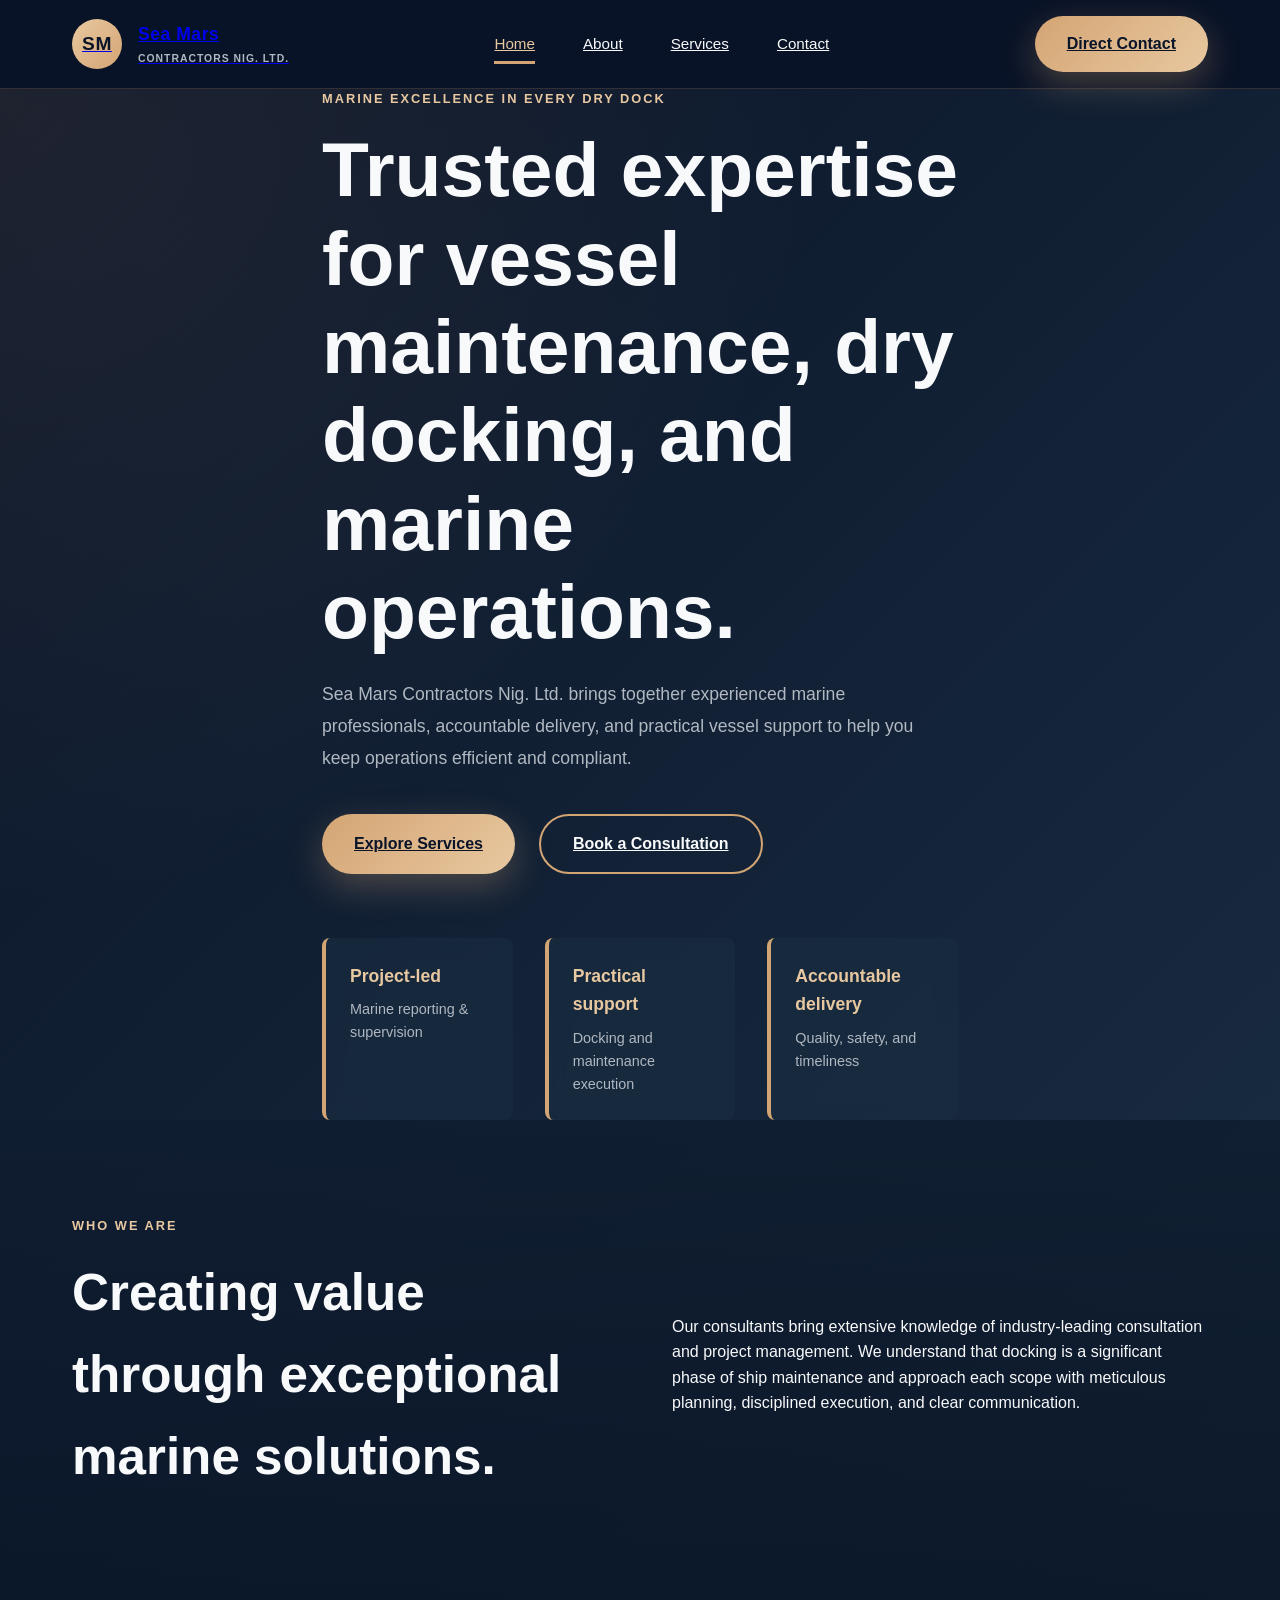
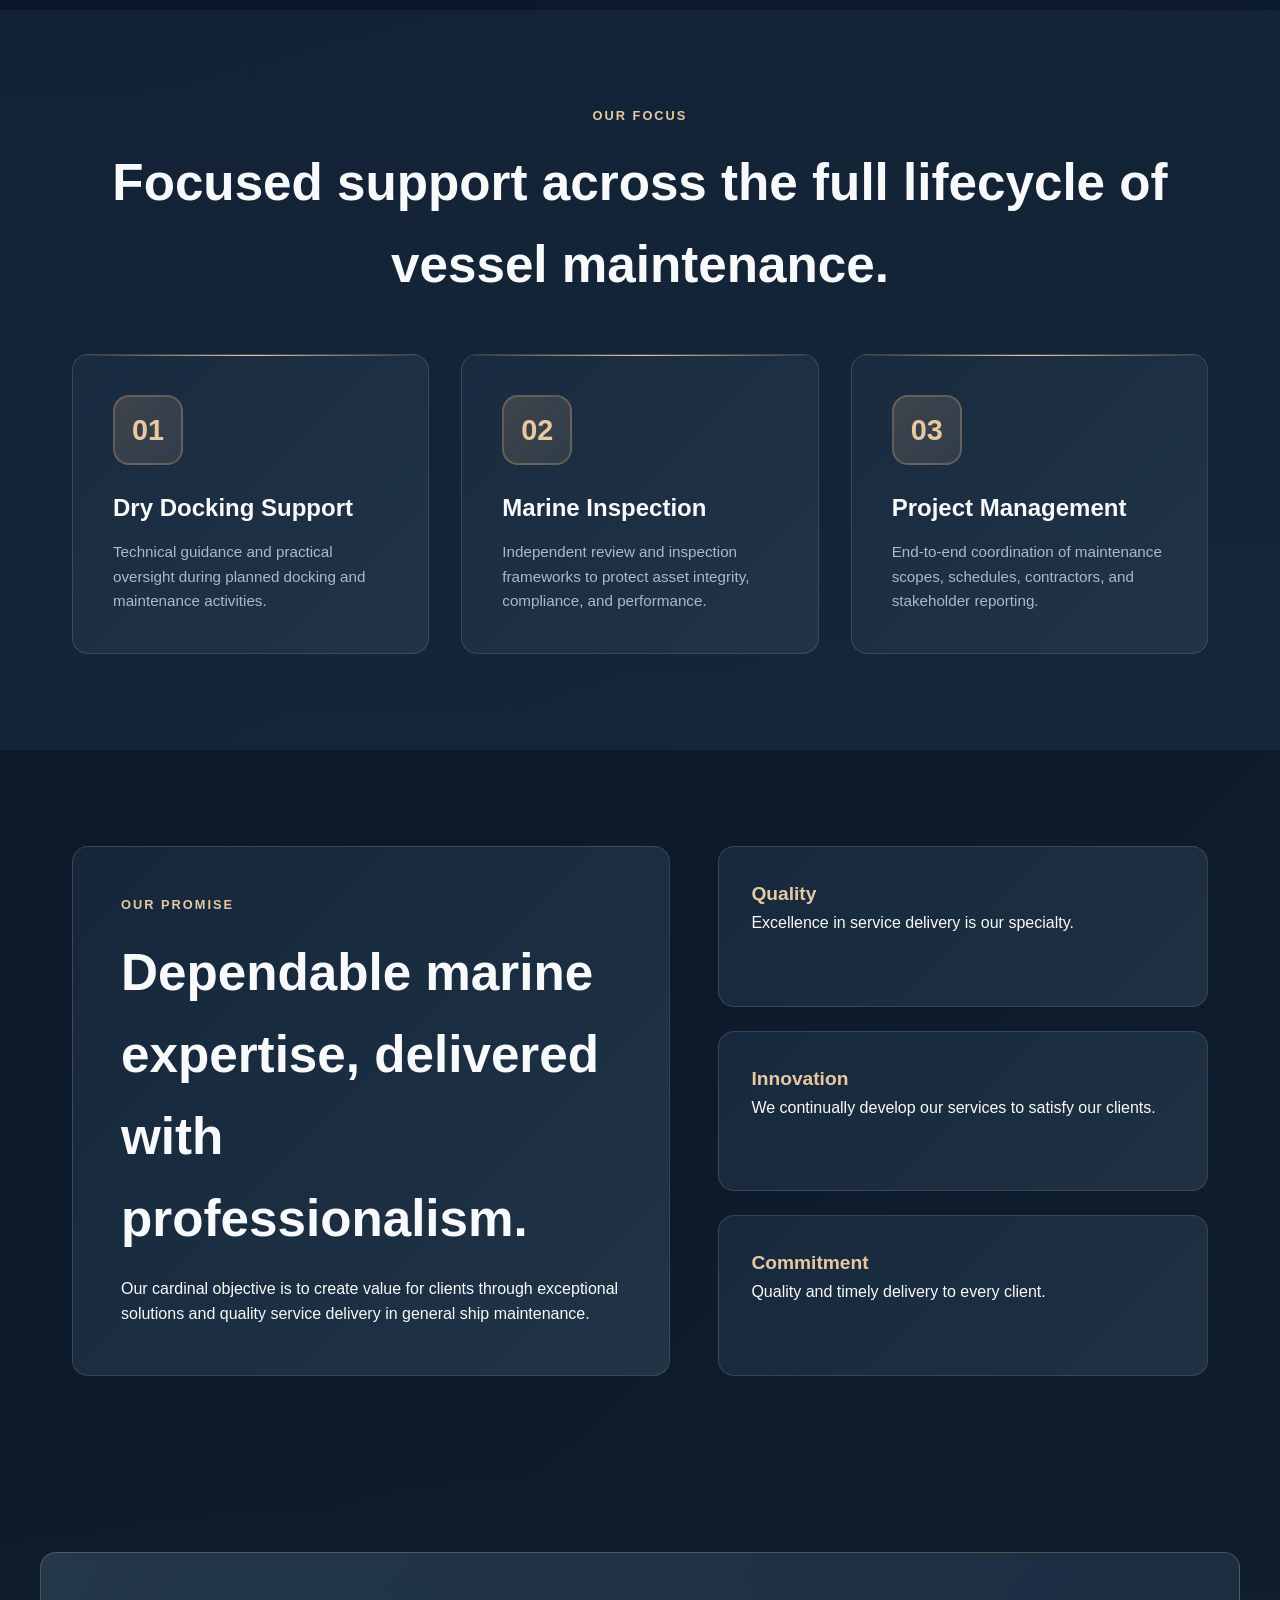
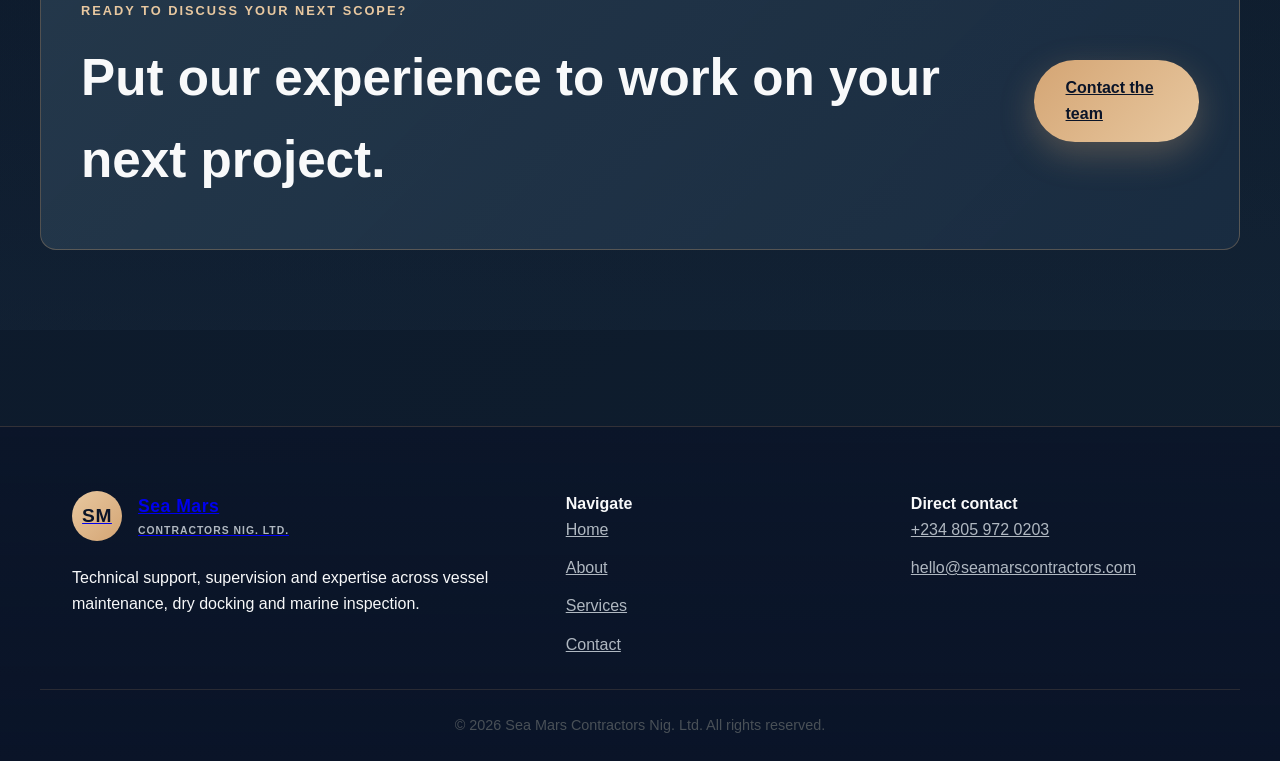
<file: index.html>
<!DOCTYPE html>
<html lang="en">
  <head>
    <meta charset="UTF-8" />
    <meta name="viewport" content="width=device-width, initial-scale=1.0" />
    <title>Sea Mars Contractors Nig. Ltd. | Marine Consultancy & Vessel Support</title>
    <meta
      name="description"
      content="Sea Mars Contractors Nig. Ltd. delivers marine consultancy, project management, dry docking support, and technical vessel inspection solutions."
    />
    <link rel="preconnect" href="https://fonts.googleapis.com" />
    <link rel="preconnect" href="https://fonts.gstatic.com" crossorigin />
    <link href="https://fonts.googleapis.com/css2?family=Cormorant+Garamond:wght@500;600;700&family=Inter:wght@400;500;600;700;800&display=swap" rel="stylesheet" />
    <link rel="stylesheet" href="styles.css" />
  </head>
  <body>
    <header class="site-header">
      <div class="container nav-wrap">
        <a class="brand" href="index.html" aria-label="Sea Mars Contractors home">
          <span class="brand-mark">SM</span>
          <span>
            <strong>Sea Mars</strong>
            <small>Contractors Nig. Ltd.</small>
          </span>
        </a>

        <button class="nav-toggle" aria-label="Open menu" aria-expanded="false">
          <span></span>
          <span></span>
          <span></span>
        </button>

        <nav class="main-nav" aria-label="Main navigation">
          <a href="index.html" class="active">Home</a>
          <a href="about.html">About</a>
          <a href="services.html">Services</a>
          <a href="contact.html">Contact</a>
        </nav>

        <a class="button button-primary nav-cta" href="contact.html">Direct Contact</a>
      </div>
    </header>

    <main>
      <section class="hero hero-home">
        <div class="hero-overlay"></div>
        <div class="container hero-content">
          <p class="eyebrow">Marine excellence in every dry dock</p>
          <h1>Trusted expertise for vessel maintenance, dry docking, and marine operations.</h1>
          <p class="hero-copy">
            Sea Mars Contractors Nig. Ltd. brings together experienced marine professionals, accountable delivery, and practical vessel support to help you keep operations efficient and compliant.
          </p>
          <div class="hero-actions">
            <a class="button button-primary" href="services.html">Explore Services</a>
            <a class="button button-secondary" href="contact.html">Book a Consultation</a>
          </div>
          <ul class="hero-metrics" aria-label="Key highlights">
            <li><strong>Project-led</strong><span>Marine reporting & supervision</span></li>
            <li><strong>Practical support</strong><span>Docking and maintenance execution</span></li>
            <li><strong>Accountable delivery</strong><span>Quality, safety, and timeliness</span></li>
          </ul>
        </div>
      </section>

      <section class="section intro-section">
        <div class="container split-grid">
          <div>
            <p class="eyebrow eyebrow-dark">Who we are</p>
            <h2>Creating value through exceptional marine solutions.</h2>
          </div>
          <div>
            <p>
              Our consultants bring extensive knowledge of industry-leading consultation and project management. We understand that docking is a significant phase of ship maintenance and approach each scope with meticulous planning, disciplined execution, and clear communication.
            </p>
          </div>
        </div>
      </section>

      <section class="section accent-section">
        <div class="container">
          <div class="section-heading center">
            <p class="eyebrow">Our focus</p>
            <h2>Focused support across the full lifecycle of vessel maintenance.</h2>
          </div>

          <div class="card-grid three-up">
            <article class="feature-card">
              <div class="icon-wrap">01</div>
              <h3>Dry Docking Support</h3>
              <p>Technical guidance and practical oversight during planned docking and maintenance activities.</p>
            </article>
            <article class="feature-card">
              <div class="icon-wrap">02</div>
              <h3>Marine Inspection</h3>
              <p>Independent review and inspection frameworks to protect asset integrity, compliance, and performance.</p>
            </article>
            <article class="feature-card">
              <div class="icon-wrap">03</div>
              <h3>Project Management</h3>
              <p>End-to-end coordination of maintenance scopes, schedules, contractors, and stakeholder reporting.</p>
            </article>
          </div>
        </div>
      </section>

      <section class="section">
        <div class="container value-grid">
          <div class="panel image-panel">
            <div class="panel-inner">
              <p class="eyebrow">Our promise</p>
              <h2>Dependable marine expertise, delivered with professionalism.</h2>
              <p>
                Our cardinal objective is to create value for clients through exceptional solutions and quality service delivery in general ship maintenance.
              </p>
            </div>
          </div>
          <div class="stat-stack">
            <div class="stat-box">
              <span class="stat-number">Quality</span>
              <p>Excellence in service delivery is our specialty.</p>
            </div>
            <div class="stat-box">
              <span class="stat-number">Innovation</span>
              <p>We continually develop our services to satisfy our clients.</p>
            </div>
            <div class="stat-box">
              <span class="stat-number">Commitment</span>
              <p>Quality and timely delivery to every client.</p>
            </div>
          </div>
        </div>
      </section>

      <section class="section cta-band">
        <div class="container cta-box">
          <div>
            <p class="eyebrow">Ready to discuss your next scope?</p>
            <h2>Put our experience to work on your next project.</h2>
          </div>
          <a class="button button-primary" href="contact.html">Contact the team</a>
        </div>
      </section>
    </main>

    <footer class="site-footer">
      <div class="container footer-grid">
        <div>
          <a class="brand footer-brand" href="index.html">
            <span class="brand-mark">SM</span>
            <span>
              <strong>Sea Mars</strong>
              <small>Contractors Nig. Ltd.</small>
            </span>
          </a>
          <p>Technical support, supervision and expertise across vessel maintenance, dry docking and marine inspection.</p>
        </div>

        <div>
          <h4>Navigate</h4>
          <ul class="footer-links">
            <li><a href="index.html">Home</a></li>
            <li><a href="about.html">About</a></li>
            <li><a href="services.html">Services</a></li>
            <li><a href="contact.html">Contact</a></li>
          </ul>
        </div>

        <div>
          <h4>Direct contact</h4>
          <ul class="footer-links contact-links">
            <li><a href="tel:+2348059720203">+234 805 972 0203</a></li>
            <li><a href="mailto:hello@seamarscontractors.com">hello@seamarscontractors.com</a></li>
          </ul>
        </div>
      </div>
      <div class="container footer-bottom">
        <p>© <span id="year"></span> Sea Mars Contractors Nig. Ltd. All rights reserved.</p>
      </div>
    </footer>

    <script src="script.js"></script>
  </body>
</html>
</file>
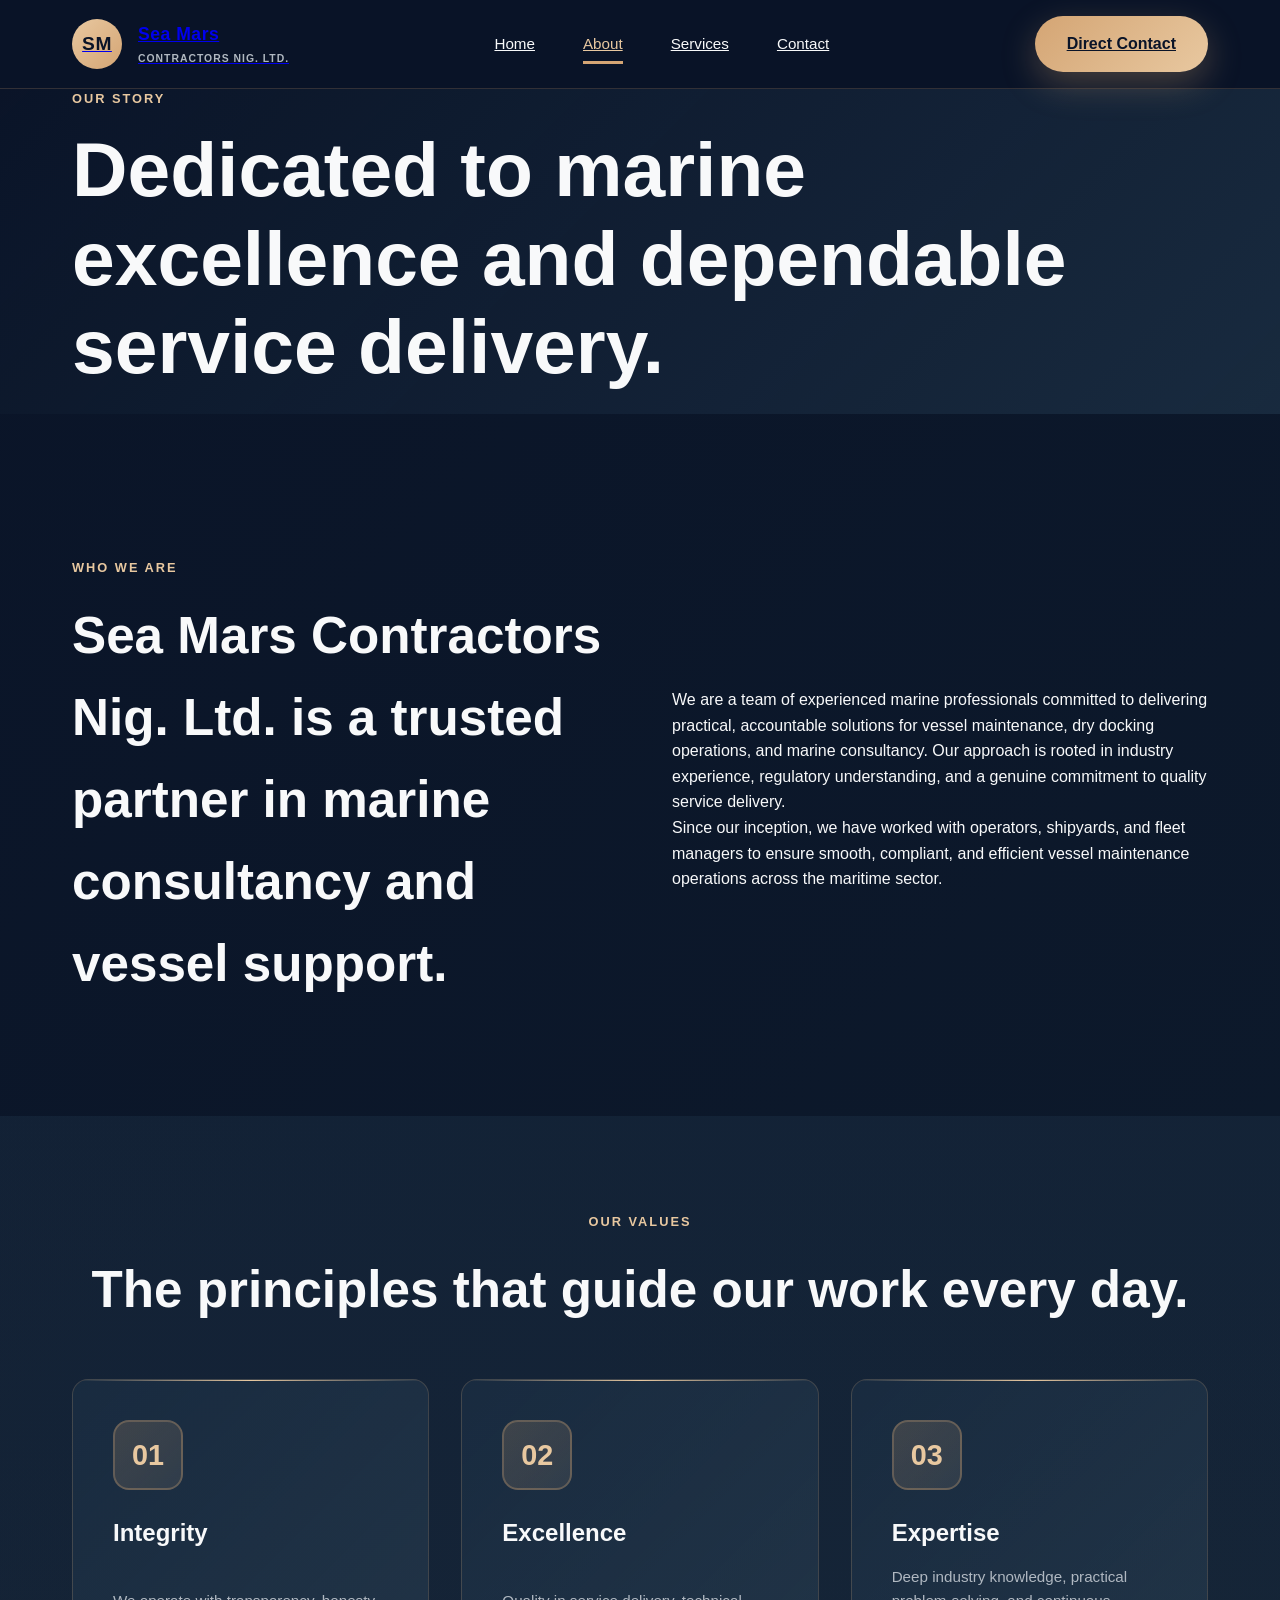
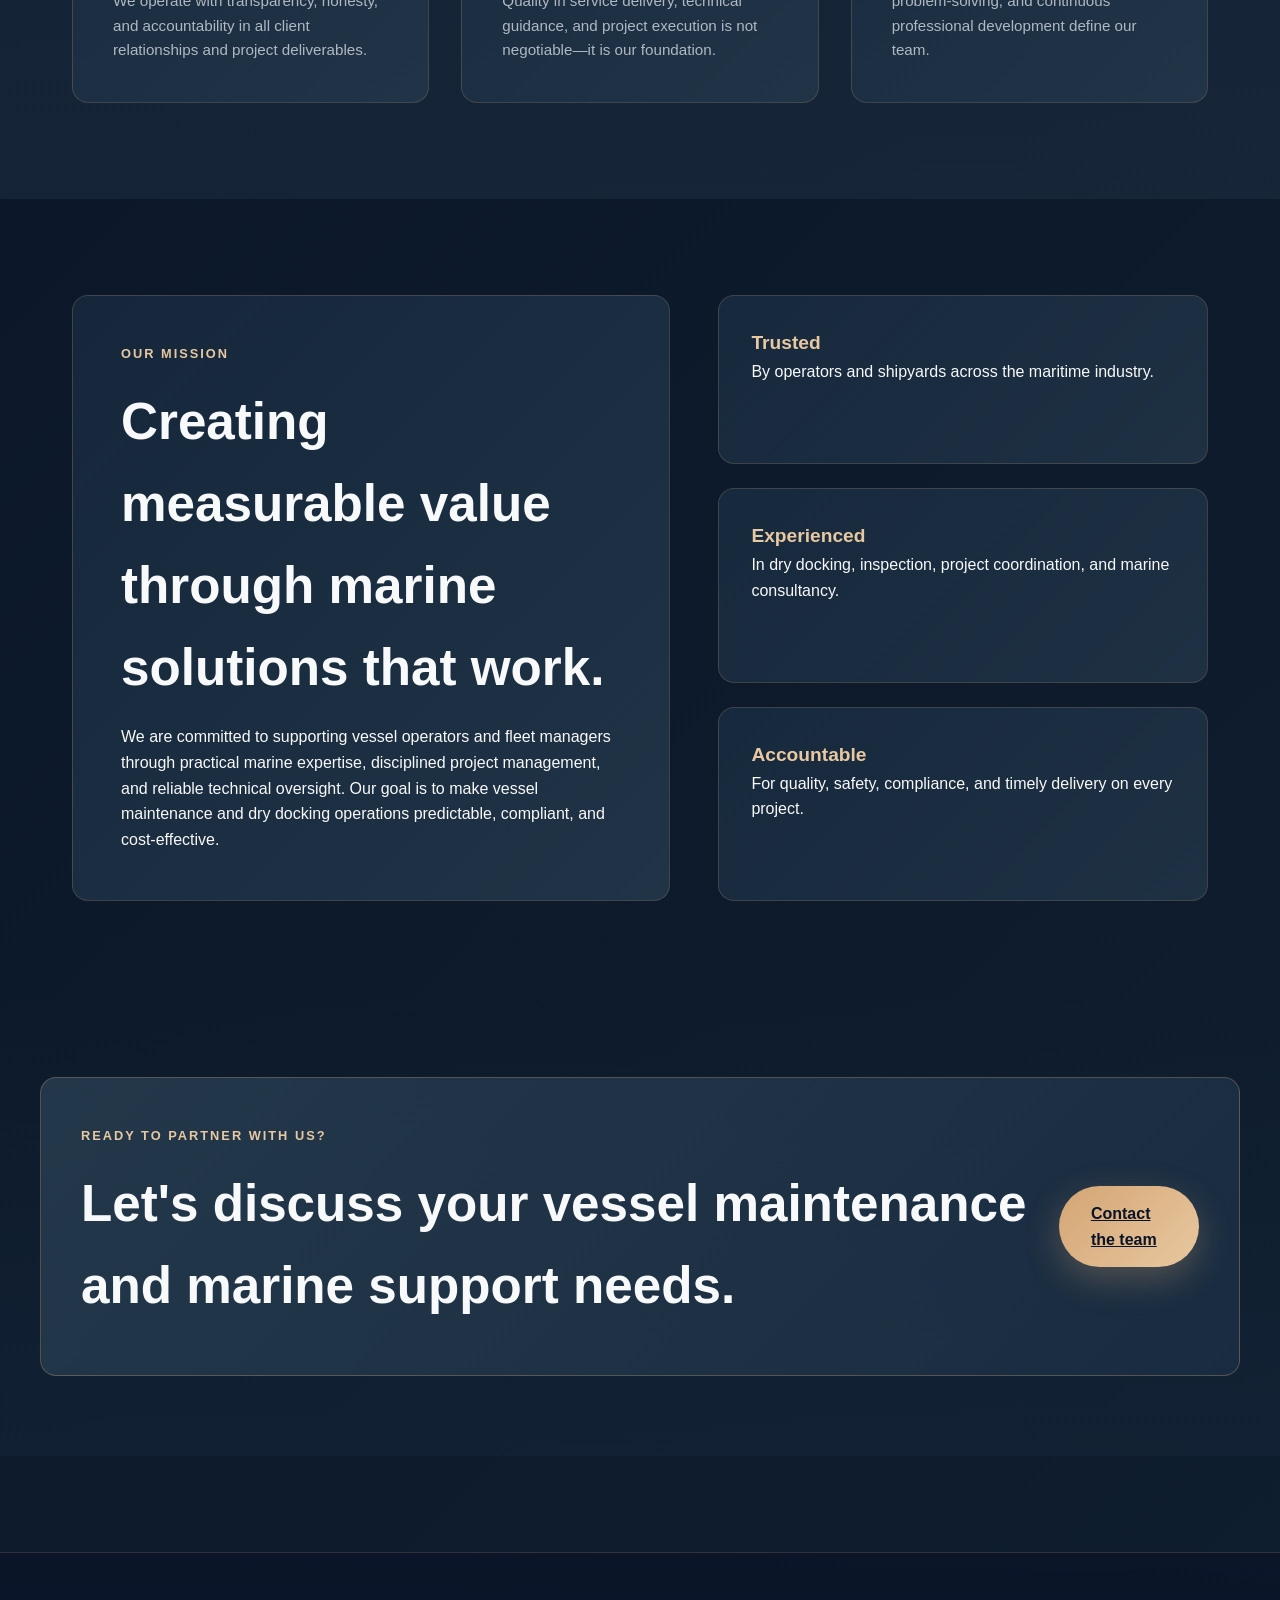
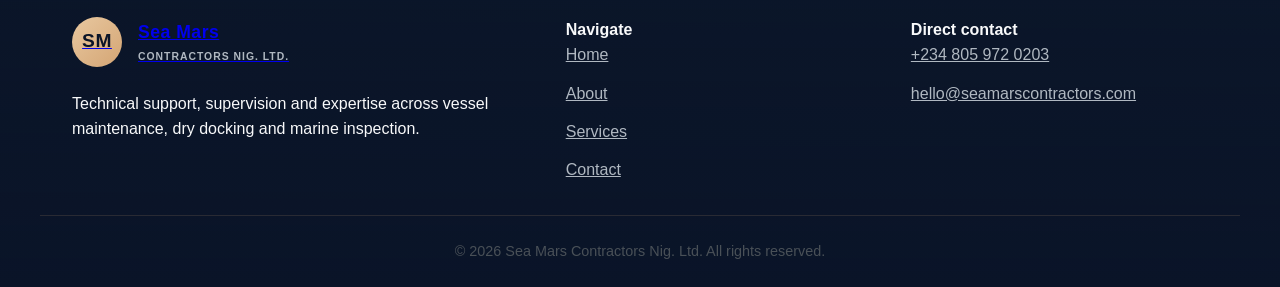
<file: about.html>
<!DOCTYPE html>
<html lang="en">
<head>
  <meta charset="UTF-8">
  <meta name="viewport" content="width=device-width, initial-scale=1.0">
  <title>About | Sea Mars Contractors Nig. Ltd.</title>
  <meta name="description" content="Learn about Sea Mars Contractors Nig. Ltd. - our mission, values, and commitment to marine excellence.">
  <link rel="preconnect" href="https://fonts.googleapis.com" />
  <link rel="preconnect" href="https://fonts.gstatic.com" crossorigin />
  <link href="https://fonts.googleapis.com/css2?family=Cormorant+Garamond:wght@500;600;700&family=Inter:wght@400;500;600;700;800&display=swap" rel="stylesheet" />
  <link rel="stylesheet" href="styles.css">
</head>
<body>
  <header class="site-header">
    <div class="container nav-wrap">
      <a class="brand" href="index.html" aria-label="Sea Mars Contractors home">
        <span class="brand-mark">SM</span>
        <span>
          <strong>Sea Mars</strong>
          <small>Contractors Nig. Ltd.</small>
        </span>
      </a>

      <button class="nav-toggle" aria-label="Open menu" aria-expanded="false">
        <span></span>
        <span></span>
        <span></span>
      </button>

      <nav class="main-nav" aria-label="Main navigation">
        <a href="index.html">Home</a>
        <a href="about.html" class="active">About</a>
        <a href="services.html">Services</a>
        <a href="contact.html">Contact</a>
      </nav>

      <a class="button button-primary nav-cta" href="contact.html">Direct Contact</a>
    </div>
  </header>

  <main>
    <section class="page-hero small-hero">
      <div class="container">
        <p class="eyebrow">Our Story</p>
        <h1>Dedicated to marine excellence and dependable service delivery.</h1>
      </div>
    </section>

    <section class="section">
      <div class="container split-grid">
        <div>
          <p class="eyebrow eyebrow-dark">Who We Are</p>
          <h2>Sea Mars Contractors Nig. Ltd. is a trusted partner in marine consultancy and vessel support.</h2>
        </div>
        <div>
          <p>
            We are a team of experienced marine professionals committed to delivering practical, accountable solutions for vessel maintenance, dry docking operations, and marine consultancy. Our approach is rooted in industry experience, regulatory understanding, and a genuine commitment to quality service delivery.
          </p>
          <p>
            Since our inception, we have worked with operators, shipyards, and fleet managers to ensure smooth, compliant, and efficient vessel maintenance operations across the maritime sector.
          </p>
        </div>
      </div>
    </section>

    <section class="section accent-section">
      <div class="container">
        <div class="section-heading center">
          <p class="eyebrow">Our Values</p>
          <h2>The principles that guide our work every day.</h2>
        </div>

        <div class="card-grid three-up">
          <article class="feature-card">
            <div class="icon-wrap">01</div>
            <h3>Integrity</h3>
            <p>We operate with transparency, honesty, and accountability in all client relationships and project deliverables.</p>
          </article>
          <article class="feature-card">
            <div class="icon-wrap">02</div>
            <h3>Excellence</h3>
            <p>Quality in service delivery, technical guidance, and project execution is not negotiable—it is our foundation.</p>
          </article>
          <article class="feature-card">
            <div class="icon-wrap">03</div>
            <h3>Expertise</h3>
            <p>Deep industry knowledge, practical problem-solving, and continuous professional development define our team.</p>
          </article>
        </div>
      </div>
    </section>

    <section class="section">
      <div class="container value-grid">
        <div class="panel image-panel">
          <div class="panel-inner">
            <p class="eyebrow">Our Mission</p>
            <h2>Creating measurable value through marine solutions that work.</h2>
            <p>
              We are committed to supporting vessel operators and fleet managers through practical marine expertise, disciplined project management, and reliable technical oversight. Our goal is to make vessel maintenance and dry docking operations predictable, compliant, and cost-effective.
            </p>
          </div>
        </div>
        <div class="stat-stack">
          <div class="stat-box">
            <span class="stat-number">Trusted</span>
            <p>By operators and shipyards across the maritime industry.</p>
          </div>
          <div class="stat-box">
            <span class="stat-number">Experienced</span>
            <p>In dry docking, inspection, project coordination, and marine consultancy.</p>
          </div>
          <div class="stat-box">
            <span class="stat-number">Accountable</span>
            <p>For quality, safety, compliance, and timely delivery on every project.</p>
          </div>
        </div>
      </div>
    </section>

    <section class="section cta-band">
      <div class="container cta-box">
        <div>
          <p class="eyebrow">Ready to partner with us?</p>
          <h2>Let's discuss your vessel maintenance and marine support needs.</h2>
        </div>
        <a class="button button-primary" href="contact.html">Contact the team</a>
      </div>
    </section>
  </main>

  <footer class="site-footer">
    <div class="container footer-grid">
      <div>
        <a class="brand footer-brand" href="index.html">
          <span class="brand-mark">SM</span>
          <span>
            <strong>Sea Mars</strong>
            <small>Contractors Nig. Ltd.</small>
          </span>
        </a>
        <p>Technical support, supervision and expertise across vessel maintenance, dry docking and marine inspection.</p>
      </div>

      <div>
        <h4>Navigate</h4>
        <ul class="footer-links">
          <li><a href="index.html">Home</a></li>
          <li><a href="about.html">About</a></li>
          <li><a href="services.html">Services</a></li>
          <li><a href="contact.html">Contact</a></li>
        </ul>
      </div>

      <div>
        <h4>Direct contact</h4>
        <ul class="footer-links contact-links">
          <li><a href="tel:+2348059720203">+234 805 972 0203</a></li>
          <li><a href="mailto:hello@seamarscontractors.com">hello@seamarscontractors.com</a></li>
        </ul>
      </div>
    </div>
    <div class="container footer-bottom">
      <p>© <span id="year"></span> Sea Mars Contractors Nig. Ltd. All rights reserved.</p>
    </div>
  </footer>

  <script src="script.js"></script>
</body>
</html>
</file>
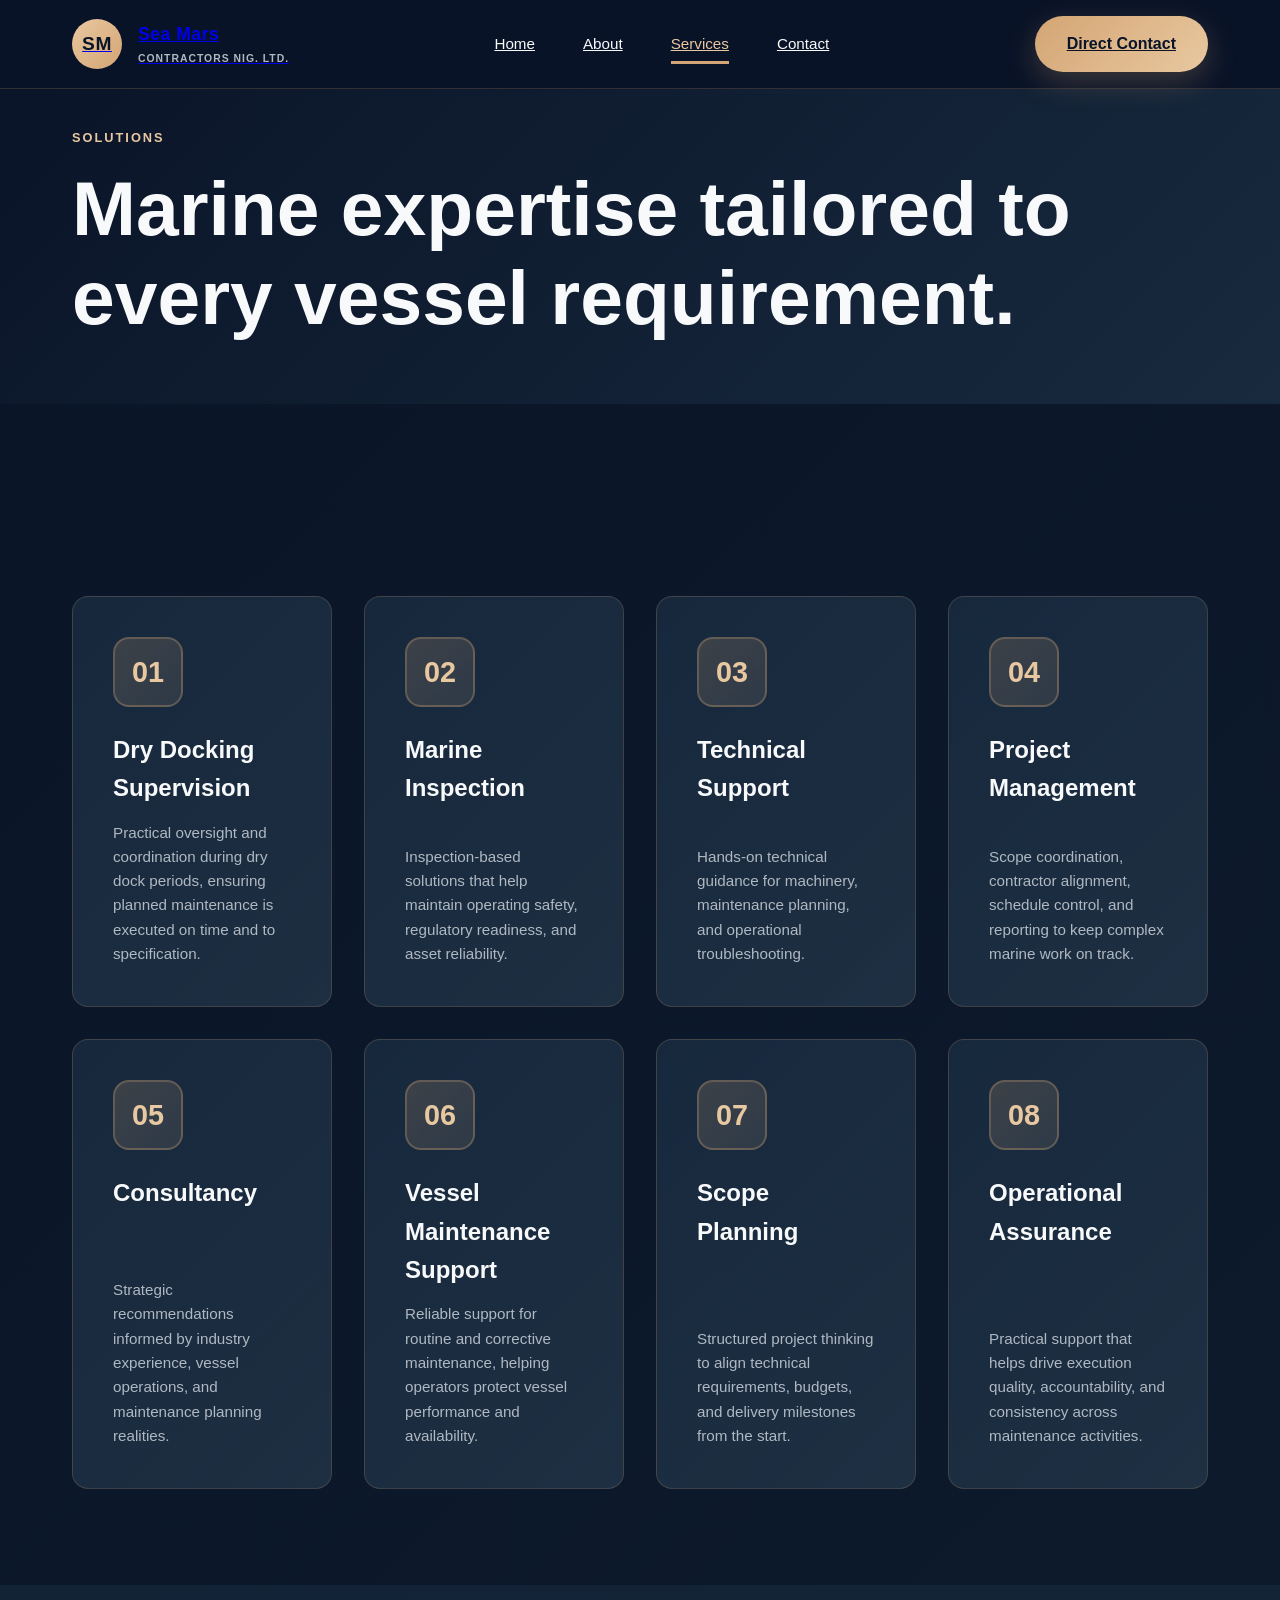
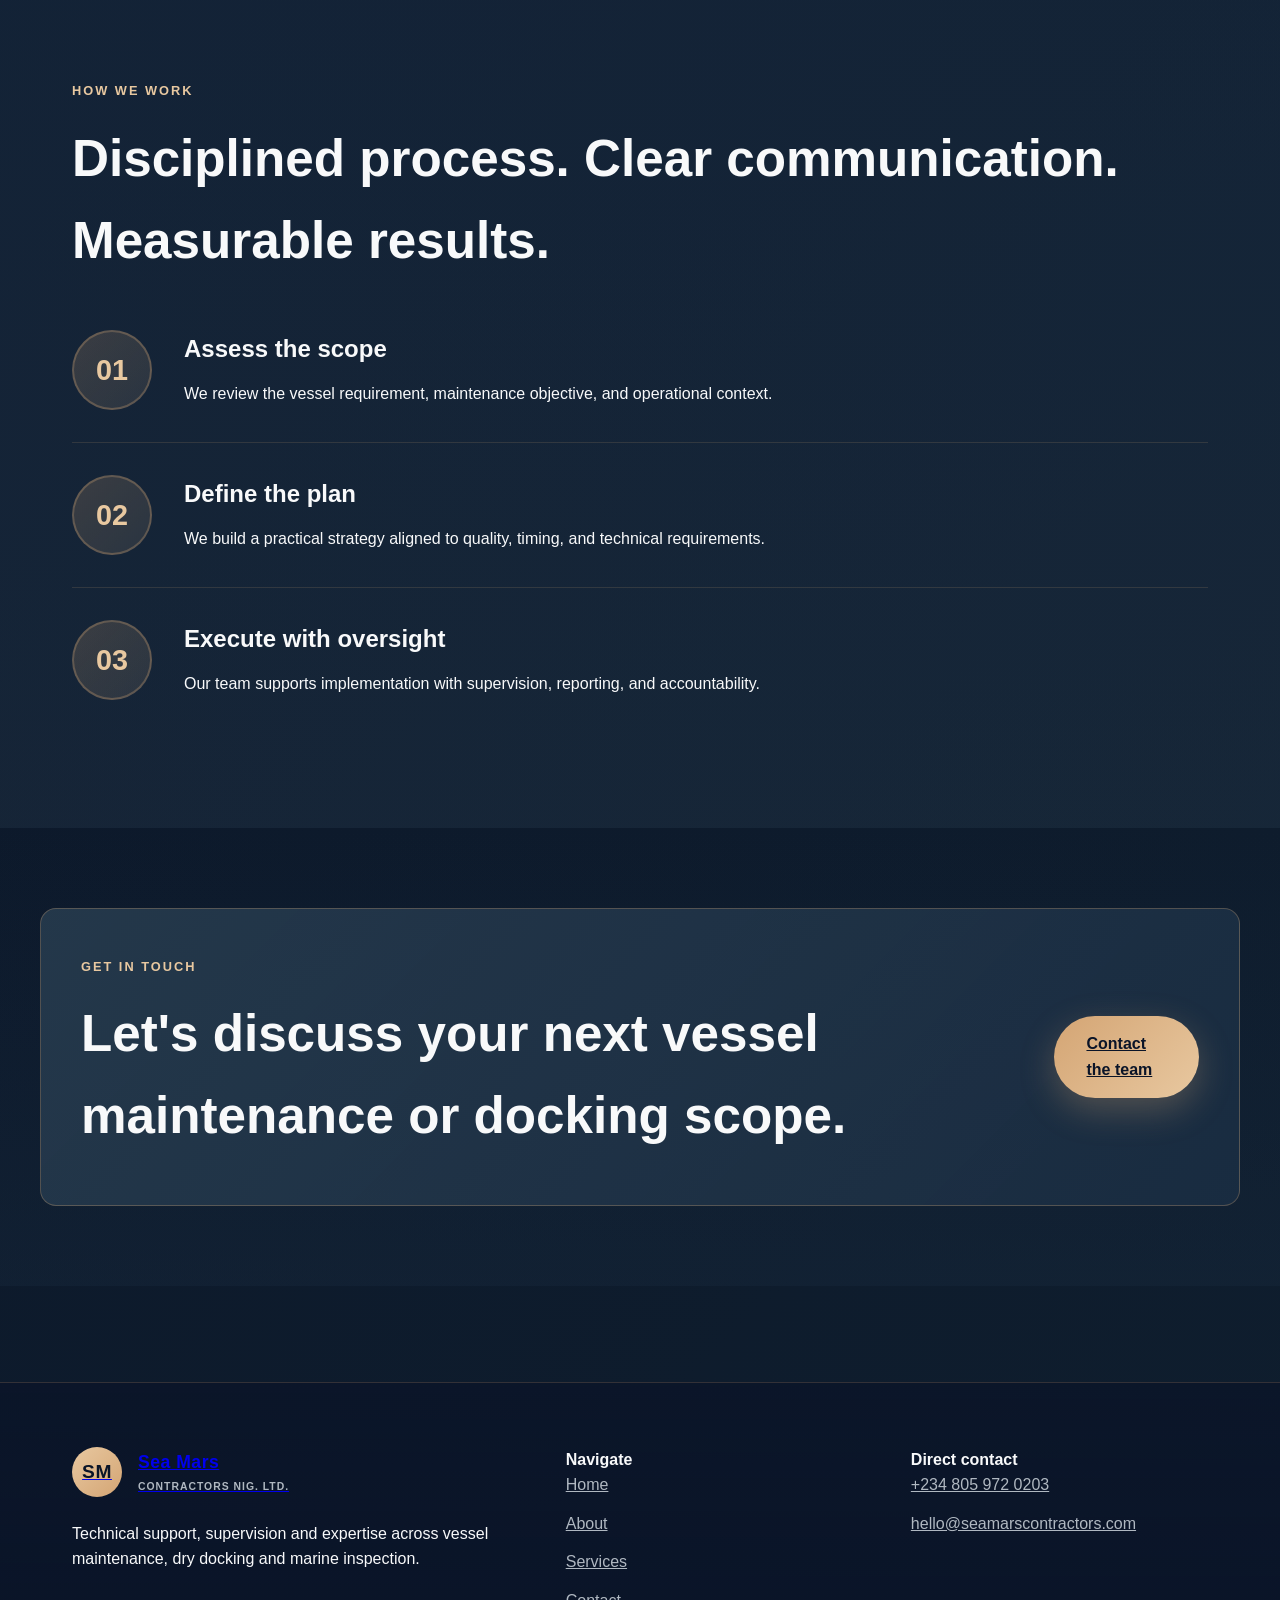
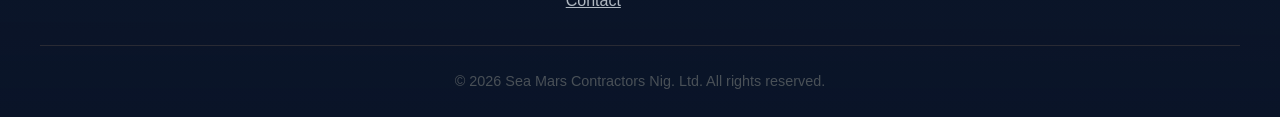
<file: services.html>
<!DOCTYPE html>
<html lang="en">
<head>
  <meta charset="UTF-8">
  <meta name="viewport" content="width=device-width, initial-scale=1.0">
  <title>Services | Sea Mars Contractors Nig. Ltd.</title>
  <meta name="description" content="Explore Sea Mars Contractors Nig. Ltd. services covering marine consultancy, dry docking support, inspection, technical supervision, and vessel maintenance.">
  <link rel="stylesheet" href="styles.css">
</head>
<body>
  <header class="site-header">
    <div class="container nav-wrap">
      <a class="brand" href="index.html" aria-label="Sea Mars Contractors home">
        <span class="brand-mark">SM</span>
        <span>
          <strong>Sea Mars</strong>
          <small>Contractors Nig. Ltd.</small>
        </span>
      </a>

      <button class="nav-toggle" aria-label="Open menu" aria-expanded="false">
        <span></span>
        <span></span>
        <span></span>
      </button>

      <nav class="main-nav" aria-label="Main navigation">
        <a href="index.html">Home</a>
        <a href="about.html">About</a>
        <a href="services.html" class="active">Services</a>
        <a href="contact.html">Contact</a>
      </nav>

      <a class="button nav-cta" href="contact.html">Direct Contact</a>
    </div>
  </header>

  <main>
    <section class="page-hero small-hero">
      <div class="container">
        <p class="eyebrow">Solutions</p>
        <h1>Marine expertise tailored to every vessel requirement.</h1>
      </div>
    </section>

    <section class="section">
      <div class="container">
        <div class="card-grid four-up">
          <article class="service-card">
            <div class="service-badge">01</div>
            <h3>Dry Docking Supervision</h3>
            <p>Practical oversight and coordination during dry dock periods, ensuring planned maintenance is executed on time and to specification.</p>
          </article>
          <article class="service-card">
            <div class="service-badge">02</div>
            <h3>Marine Inspection</h3>
            <p>Inspection-based solutions that help maintain operating safety, regulatory readiness, and asset reliability.</p>
          </article>
          <article class="service-card">
            <div class="service-badge">03</div>
            <h3>Technical Support</h3>
            <p>Hands-on technical guidance for machinery, maintenance planning, and operational troubleshooting.</p>
          </article>
          <article class="service-card">
            <div class="service-badge">04</div>
            <h3>Project Management</h3>
            <p>Scope coordination, contractor alignment, schedule control, and reporting to keep complex marine work on track.</p>
          </article>
          <article class="service-card">
            <div class="service-badge">05</div>
            <h3>Consultancy</h3>
            <p>Strategic recommendations informed by industry experience, vessel operations, and maintenance planning realities.</p>
          </article>
          <article class="service-card">
            <div class="service-badge">06</div>
            <h3>Vessel Maintenance Support</h3>
            <p>Reliable support for routine and corrective maintenance, helping operators protect vessel performance and availability.</p>
          </article>
          <article class="service-card">
            <div class="service-badge">07</div>
            <h3>Scope Planning</h3>
            <p>Structured project thinking to align technical requirements, budgets, and delivery milestones from the start.</p>
          </article>
          <article class="service-card">
            <div class="service-badge">08</div>
            <h3>Operational Assurance</h3>
            <p>Practical support that helps drive execution quality, accountability, and consistency across maintenance activities.</p>
          </article>
        </div>
      </div>
    </section>

    <section class="section accent-section">
      <div class="container">
        <div class="section-heading">
          <p class="eyebrow">How we work</p>
          <h2>Disciplined process. Clear communication. Measurable results.</h2>
        </div>

        <div class="process-list">
          <div class="process-item">
            <span class="process-step">01</span>
            <div>
              <h3>Assess the scope</h3>
              <p>We review the vessel requirement, maintenance objective, and operational context.</p>
            </div>
          </div>
          <div class="process-item">
            <span class="process-step">02</span>
            <div>
              <h3>Define the plan</h3>
              <p>We build a practical strategy aligned to quality, timing, and technical requirements.</p>
            </div>
          </div>
          <div class="process-item">
            <span class="process-step">03</span>
            <div>
              <h3>Execute with oversight</h3>
              <p>Our team supports implementation with supervision, reporting, and accountability.</p>
            </div>
          </div>
        </div>
      </div>
    </section>

    <section class="section cta-band">
      <div class="container cta-box">
        <div>
          <p class="eyebrow">Get in touch</p>
          <h2>Let's discuss your next vessel maintenance or docking scope.</h2>
        </div>
        <a class="button button-primary" href="contact.html">Contact the team</a>
      </div>
    </section>
  </main>

  <footer class="site-footer">
    <div class="container footer-grid">
      <div>
        <a class="brand footer-brand" href="index.html">
          <span class="brand-mark">SM</span>
          <span>
            <strong>Sea Mars</strong>
            <small>Contractors Nig. Ltd.</small>
          </span>
        </a>
        <p>Technical support, supervision and expertise across vessel maintenance, dry docking and marine inspection.</p>
      </div>

      <div>
        <h4>Navigate</h4>
        <ul class="footer-links">
          <li><a href="index.html">Home</a></li>
          <li><a href="about.html">About</a></li>
          <li><a href="services.html">Services</a></li>
          <li><a href="contact.html">Contact</a></li>
        </ul>
      </div>

      <div>
        <h4>Direct contact</h4>
        <ul class="footer-links">
          <li><a href="tel:+2348059720203">+234 805 972 0203</a></li>
          <li><a href="mailto:hello@seamarscontractors.com">hello@seamarscontractors.com</a></li>
        </ul>
      </div>
    </div>
    <div class="container footer-bottom">
      <p>© <span id="year"></span> Sea Mars Contractors Nig. Ltd. All rights reserved.</p>
    </div>
  </footer>

  <script src="script.js"></script>
</body>
</html>
</file>
<file: styles.css>
:root {
  --navy: #0a1428;
  --navy-light: #1a2d42;
  --navy-lighter: #2a3f52;
  --gold: #d4a574;
  --gold-light: #e8c8a0;
  --white: #f8f9fa;
  --gray: #b0b8c1;
  --gray-dark: #495057;
}

* {
  margin: 0;
  padding: 0;
  box-sizing: border-box;
}

html {
  scroll-behavior: smooth;
}

body {
  font-family: -apple-system, BlinkMacSystemFont, "Segoe UI", Roboto, "Helvetica Neue", Arial, sans-serif;
  background: linear-gradient(135deg, var(--navy) 0%, #0f1e2e 100%);
  color: var(--white);
  line-height: 1.6;
}

.container {
  max-width: 1200px;
  margin: 0 auto;
  padding: 0 2rem;
}

/* HEADER & NAV */
.site-header {
  position: sticky;
  top: 0;
  z-index: 50;
  background: rgba(10, 20, 40, 0.92);
  backdrop-filter: blur(10px);
  border-bottom: 1px solid rgba(212, 165, 116, 0.2);
  padding: 1rem 0;
}

.nav-wrap {
  display: flex;
  justify-content: space-between;
  align-items: center;
  gap: 2rem;
}

.brand {
  display: flex;
  align-items: center;
  gap: 1rem;
  font-weight: 700;
  font-size: 1.3rem;
  letter-spacing: 0.5px;
}

.brand-mark {
  width: 50px;
  height: 50px;
  background: linear-gradient(135deg, var(--gold-light), var(--gold));
  border-radius: 50%;
  display: flex;
  align-items: center;
  justify-content: center;
  color: var(--navy);
  font-weight: 800;
  font-size: 1.2rem;
}

.brand span strong {
  display: block;
  font-size: 1.1rem;
}

.brand span small {
  display: block;
  font-size: 0.65rem;
  color: var(--gray);
  text-transform: uppercase;
  letter-spacing: 1px;
  margin-top: 0.2rem;
}

.main-nav {
  display: flex;
  gap: 3rem;
  align-items: center;
}

.main-nav a {
  position: relative;
  color: var(--white);
  font-weight: 500;
  font-size: 0.95rem;
  transition: color 0.3s;
}

.main-nav a::after {
  content: "";
  position: absolute;
  bottom: -0.5rem;
  left: 0;
  width: 0;
  height: 3px;
  background: var(--gold);
  transition: width 0.3s ease;
}

.main-nav a:hover,
.main-nav a.active {
  color: var(--gold-light);
}

.main-nav a:hover::after,
.main-nav a.active::after {
  width: 100%;
}

.nav-cta {
  background: linear-gradient(135deg, var(--gold), var(--gold-light));
  color: var(--navy);
  padding: 0.75rem 1.8rem;
  border-radius: 50px;
  font-weight: 600;
  transition: transform 0.3s, box-shadow 0.3s;
  box-shadow: 0 10px 30px rgba(212, 165, 116, 0.25);
}

.nav-cta:hover {
  transform: translateY(-2px);
  box-shadow: 0 15px 40px rgba(212, 165, 116, 0.35);
}

.nav-toggle {
  display: none;
  flex-direction: column;
  gap: 5px;
  background: none;
  border: none;
  cursor: pointer;
}

.nav-toggle span {
  width: 25px;
  height: 3px;
  background: var(--white);
  border-radius: 2px;
  transition: all 0.3s;
}

/* BUTTONS */
.button {
  display: inline-flex;
  align-items: center;
  justify-content: center;
  padding: 0.95rem 2rem;
  border-radius: 50px;
  font-weight: 600;
  border: none;
  cursor: pointer;
  transition: all 0.3s ease;
}

.button-primary {
  background: linear-gradient(135deg, var(--gold), var(--gold-light));
  color: var(--navy);
  box-shadow: 0 12px 35px rgba(212, 165, 116, 0.3);
}

.button-primary:hover {
  transform: translateY(-3px);
  box-shadow: 0 18px 50px rgba(212, 165, 116, 0.4);
}

.button-secondary {
  background: transparent;
  color: var(--white);
  border: 2px solid var(--gold);
}

.button-secondary:hover {
  background: rgba(212, 165, 116, 0.1);
  transform: translateY(-3px);
}

/* HERO SECTION */
.hero {
  position: relative;
  min-height: 90vh;
  display: flex;
  align-items: center;
  justify-content: center;
  overflow: hidden;
}

.hero-home {
  background: linear-gradient(135deg, rgba(10, 20, 40, 0.7), rgba(26, 45, 66, 0.85)), 
              url('https://images.unsplash.com/photo-1586528116311-ad8dd3c8310d?auto=format&fit=crop&w=2000&q=80') center/cover no-repeat;
}

.hero-overlay {
  position: absolute;
  inset: 0;
  background: radial-gradient(circle at top left, rgba(212, 165, 116, 0.1), transparent 50%);
  pointer-events: none;
}

.hero-content {
  position: relative;
  z-index: 2;
  text-align: left;
  max-width: 700px;
  animation: fadeInUp 0.8s ease-out;
}

@keyframes fadeInUp {
  from {
    opacity: 0;
    transform: translateY(30px);
  }
  to {
    opacity: 1;
    transform: translateY(0);
  }
}

.eyebrow {
  color: var(--gold-light);
  font-size: 0.8rem;
  text-transform: uppercase;
  letter-spacing: 2px;
  font-weight: 700;
  margin-bottom: 1rem;
}

h1 {
  font-size: clamp(2.5rem, 6vw, 5rem);
  font-weight: 700;
  line-height: 1.15;
  margin-bottom: 1.5rem;
  color: var(--white);
}

.hero-copy {
  font-size: 1.1rem;
  color: var(--gray);
  margin-bottom: 2.5rem;
  max-width: 600px;
  line-height: 1.8;
}

.hero-actions {
  display: flex;
  gap: 1.5rem;
  flex-wrap: wrap;
  margin-bottom: 4rem;
}

.hero-metrics {
  display: grid;
  grid-template-columns: repeat(3, 1fr);
  gap: 2rem;
  list-style: none;
}

.hero-metrics li {
  display: flex;
  flex-direction: column;
  padding: 1.5rem;
  background: rgba(26, 45, 66, 0.6);
  border-left: 4px solid var(--gold);
  border-radius: 8px;
  backdrop-filter: blur(10px);
}

.hero-metrics strong {
  color: var(--gold-light);
  font-size: 1.1rem;
  margin-bottom: 0.5rem;
}

.hero-metrics span {
  color: var(--gray);
  font-size: 0.9rem;
}

/* SECTIONS */
.section {
  padding: 6rem 0;
}

.intro-section {
  background: linear-gradient(180deg, rgba(26, 45, 66, 0.3), transparent);
}

.accent-section {
  background: linear-gradient(180deg, rgba(26, 45, 66, 0.5), rgba(42, 63, 82, 0.3));
}

.split-grid {
  display: grid;
  grid-template-columns: 1fr 1fr;
  gap: 4rem;
  align-items: center;
}

.section-heading {
  margin-bottom: 3rem;
}

.section-heading.center {
  text-align: center;
}

h2 {
  font-size: clamp(2rem, 4vw, 3.5rem);
  font-weight: 700;
  margin-bottom: 1rem;
  color: var(--white);
}

h3 {
  font-size: 1.5rem;
  font-weight: 600;
  margin-bottom: 0.8rem;
}

/* CARDS GRID */
.card-grid {
  display: grid;
  gap: 2rem;
  margin-top: 3rem;
}

.three-up {
  grid-template-columns: repeat(auto-fit, minmax(300px, 1fr));
}

.four-up {
  grid-template-columns: repeat(auto-fit, minmax(260px, 1fr));
}

.six-up {
  grid-template-columns: repeat(auto-fit, minmax(280px, 1fr));
}

.feature-card,
.service-card,
.value-card {
  background: linear-gradient(135deg, rgba(26, 45, 66, 0.8), rgba(42, 63, 82, 0.6));
  border: 1px solid rgba(212, 165, 116, 0.2);
  border-radius: 16px;
  padding: 2.5rem;
  position: relative;
  overflow: hidden;
  transition: all 0.4s ease;
  min-height: 280px;
  display: flex;
  flex-direction: column;
}

.feature-card::before {
  content: "";
  position: absolute;
  top: 0;
  left: 0;
  right: 0;
  height: 1px;
  background: linear-gradient(90deg, transparent, var(--gold-light), transparent);
}

.feature-card:hover,
.service-card:hover,
.value-card:hover {
  transform: translateY(-8px);
  border-color: rgba(212, 165, 116, 0.4);
  background: linear-gradient(135deg, rgba(26, 45, 66, 1), rgba(42, 63, 82, 0.8));
  box-shadow: 0 30px 60px rgba(0, 0, 0, 0.4), inset 0 1px 0 rgba(212, 165, 116, 0.2);
}

.icon-wrap,
.service-badge {
  width: 70px;
  height: 70px;
  background: linear-gradient(135deg, rgba(212, 165, 116, 0.2), rgba(232, 200, 160, 0.1));
  border: 2px solid rgba(212, 165, 116, 0.3);
  border-radius: 16px;
  display: flex;
  align-items: center;
  justify-content: center;
  font-size: 1.8rem;
  font-weight: 800;
  color: var(--gold-light);
  margin-bottom: 1.5rem;
}

.value-card span {
  color: var(--gold-light);
  font-size: 0.9rem;
  text-transform: uppercase;
  letter-spacing: 1px;
  margin-bottom: 0.5rem;
  font-weight: 700;
}

.feature-card p,
.service-card p,
.value-card p {
  color: var(--gray);
  margin-top: auto;
  font-size: 0.95rem;
}

/* VALUE GRID */
.value-grid {
  display: grid;
  grid-template-columns: 1.1fr 0.9fr;
  gap: 3rem;
  align-items: stretch;
}

.image-panel {
  background: linear-gradient(135deg, rgba(26, 45, 66, 0.7), rgba(42, 63, 82, 0.7)),
              url('https://images.unsplash.com/photo-1569154941061-e231b4725ef1?auto=format&fit=crop&w=1200&q=80') center/cover;
  border: 1px solid rgba(212, 165, 116, 0.2);
  border-radius: 16px;
  padding: 3rem;
  display: flex;
  flex-direction: column;
  justify-content: flex-end;
  min-height: 400px;
  position: relative;
}

.panel-inner h2,
.panel-inner p {
  position: relative;
  z-index: 1;
}

.stat-stack {
  display: grid;
  gap: 1.5rem;
}

.stat-box {
  background: linear-gradient(135deg, rgba(26, 45, 66, 0.8), rgba(42, 63, 82, 0.6));
  border: 1px solid rgba(212, 165, 116, 0.2);
  border-radius: 16px;
  padding: 2rem;
  transition: all 0.3s ease;
}

.stat-box:hover {
  border-color: rgba(212, 165, 116, 0.4);
  transform: translateX(8px);
}

.stat-number {
  color: var(--gold-light);
  font-size: 1.2rem;
  font-weight: 700;
  margin-bottom: 0.5rem;
}

/* CTA BAND */
.cta-band {
  padding: 5rem 0;
  background: linear-gradient(180deg, transparent, rgba(26, 45, 66, 0.3));
}

.cta-box {
  background: linear-gradient(135deg, rgba(42, 63, 82, 0.8), rgba(26, 45, 66, 0.9));
  border: 1px solid rgba(212, 165, 116, 0.3);
  border-radius: 16px;
  padding: 3rem 2.5rem;
  display: flex;
  justify-content: space-between;
  align-items: center;
  gap: 2rem;
}

.cta-box h2 {
  margin: 0;
}

/* PROCESS LIST */
.process-list {
  display: grid;
  gap: 2rem;
}

.process-item {
  display: grid;
  grid-template-columns: 80px 1fr;
  gap: 2rem;
  padding-bottom: 2rem;
  border-bottom: 1px solid rgba(212, 165, 116, 0.15);
}

.process-item:last-child {
  border-bottom: none;
}

.process-step {
  width: 80px;
  height: 80px;
  background: linear-gradient(135deg, rgba(212, 165, 116, 0.2), rgba(232, 200, 160, 0.1));
  border: 2px solid rgba(212, 165, 116, 0.3);
  border-radius: 50%;
  display: flex;
  align-items: center;
  justify-content: center;
  font-size: 1.8rem;
  font-weight: 800;
  color: var(--gold-light);
}

/* CONTACT SECTION */
.contact-grid {
  display: grid;
  grid-template-columns: 1fr 1.2fr;
  gap: 3rem;
  align-items: start;
}

.contact-panel {
  background: linear-gradient(135deg, rgba(26, 45, 66, 0.8), rgba(42, 63, 82, 0.6));
  border: 1px solid rgba(212, 165, 116, 0.2);
  border-radius: 16px;
  padding: 3rem;
}

.contact-list {
  display: grid;
  gap: 2rem;
  margin-top: 2rem;
}

.contact-list label {
  color: var(--gold-light);
  font-size: 0.9rem;
  text-transform: uppercase;
  letter-spacing: 1px;
  font-weight: 700;
}

.contact-list a,
.contact-list p {
  color: var(--white);
  font-size: 1rem;
  margin-top: 0.5rem;
}

.contact-form {
  background: linear-gradient(135deg, rgba(26, 45, 66, 0.8), rgba(42, 63, 82, 0.6));
  border: 1px solid rgba(212, 165, 116, 0.2);
  border-radius: 16px;
  padding: 3rem;
}

.field-row {
  display: grid;
  grid-template-columns: 1fr 1fr;
  gap: 1.5rem;
  margin-bottom: 1.5rem;
}

.field {
  display: flex;
  flex-direction: column;
}

.field label {
  color: var(--white);
  font-weight: 600;
  margin-bottom: 0.6rem;
  font-size: 0.95rem;
}

.field input,
.field textarea {
  background: rgba(10, 20, 40, 0.6);
  border: 1px solid rgba(212, 165, 116, 0.2);
  border-radius: 8px;
  color: var(--white);
  padding: 1rem;
  font-size: 0.95rem;
  transition: all 0.3s ease;
}

.field input:focus,
.field textarea:focus {
  outline: none;
  border-color: var(--gold);
  background: rgba(10, 20, 40, 0.8);
  box-shadow: 0 0 0 3px rgba(212, 165, 116, 0.1);
}

.field input::placeholder,
.field textarea::placeholder {
  color: rgba(176, 184, 193, 0.5);
}

.field textarea {
  resize: vertical;
}

/* FOOTER */
.site-footer {
  background: linear-gradient(180deg, rgba(10, 20, 40, 0.8), var(--navy));
  border-top: 1px solid rgba(212, 165, 116, 0.2);
  padding: 4rem 0 1.5rem;
  margin-top: 6rem;
}

.footer-grid {
  display: grid;
  grid-template-columns: 1.5fr 1fr 1fr;
  gap: 3rem;
  margin-bottom: 2rem;
}

.footer-brand {
  display: flex;
  align-items: center;
  gap: 1rem;
  margin-bottom: 1.5rem;
}

.footer-links {
  list-style: none;
  display: grid;
  gap: 0.8rem;
}

.footer-links a {
  color: var(--gray);
  transition: color 0.3s;
}

.footer-links a:hover {
  color: var(--gold-light);
}

.footer-bottom {
  border-top: 1px solid rgba(212, 165, 116, 0.15);
  padding-top: 1.5rem;
  text-align: center;
  color: var(--gray-dark);
  font-size: 0.9rem;
}

/* PAGE HERO */
.page-hero {
  position: relative;
  min-height: 45vh;
  display: flex;
  align-items: center;
  background: linear-gradient(135deg, rgba(10, 20, 40, 0.75), rgba(26, 45, 66, 0.85)),
              url('https://images.unsplash.com/photo-1500375592092-40eb2168fd21?auto=format&fit=crop&w=1400&q=80') center/cover no-repeat;
  margin-bottom: 3rem;
}

.page-hero .container {
  position: relative;
  z-index: 2;
}

.small-hero {
  min-height: 35vh;
}

/* ABOUT PAGE */
.about-intro {
  display: grid;
  grid-template-columns: 1fr 1fr;
  gap: 3rem;
  align-items: center;
}

.values-grid {
  display: grid;
  grid-template-columns: repeat(2, 1fr);
  gap: 2rem;
}

.story-box {
  background: linear-gradient(135deg, rgba(26, 45, 66, 0.8), rgba(42, 63, 82, 0.6));
  border: 1px solid rgba(212, 165, 116, 0.2);
  border-radius: 16px;
  padding: 2.5rem;
  position: relative;
}

.story-box::before {
  content: "";
  position: absolute;
  top: 0;
  left: 0;
  right: 0;
  height: 2px;
  background: linear-gradient(90deg, var(--gold), transparent);
}

.story-box h3 {
  color: var(--white);
  margin-bottom: 1rem;
}

/* RESPONSIVE */
@media (max-width: 1024px) {
  .split-grid,
  .contact-grid,
  .values-grid,
  .value-grid,
  .about-intro,
  .footer-grid,
  .cta-box {
    grid-template-columns: 1fr;
  }

  .cta-box {
    flex-direction: column;
    align-items: flex-start;
  }

  .hero-metrics {
    grid-template-columns: repeat(2, 1fr);
  }
}

@media (max-width: 768px) {
  .main-nav {
    position: absolute;
    top: 100%;
    left: 0;
    right: 0;
    flex-direction: column;
    gap: 1rem;
    background: rgba(10, 20, 40, 0.98);
    padding: 2rem;
    display: none;
    border-top: 1px solid rgba(212, 165, 116, 0.2);
  }

  .main-nav.open {
    display: flex;
  }

  .nav-toggle {
    display: flex;
  }

  .nav-cta {
    display: none;
  }

  .hero-actions {
    flex-direction: column;
    gap: 1rem;
  }

  .hero-actions .button {
    width: 100%;
  }

  .hero-metrics {
    grid-template-columns: 1fr;
  }

  .three-up,
  .four-up,
  .six-up {
    grid-template-columns: 1fr;
  }

  h1 {
    font-size: 2rem;
  }

  h2 {
    font-size: 1.8rem;
  }

  .field-row {
    grid-template-columns: 1fr;
  }

  .section {
    padding: 3rem 0;
  }
}

@media (max-width: 480px) {
  .container {
    padding: 0 1rem;
  }

  .nav-wrap {
    gap: 1rem;
  }

  .brand span small {
    display: none;
  }

  h1 {
    font-size: 1.6rem;
  }

  h2 {
    font-size: 1.3rem;
  }

  .hero-metrics li {
    padding: 1rem;
  }

  .feature-card,
  .service-card,
  .value-card {
    padding: 1.5rem;
  }
}
</file>
